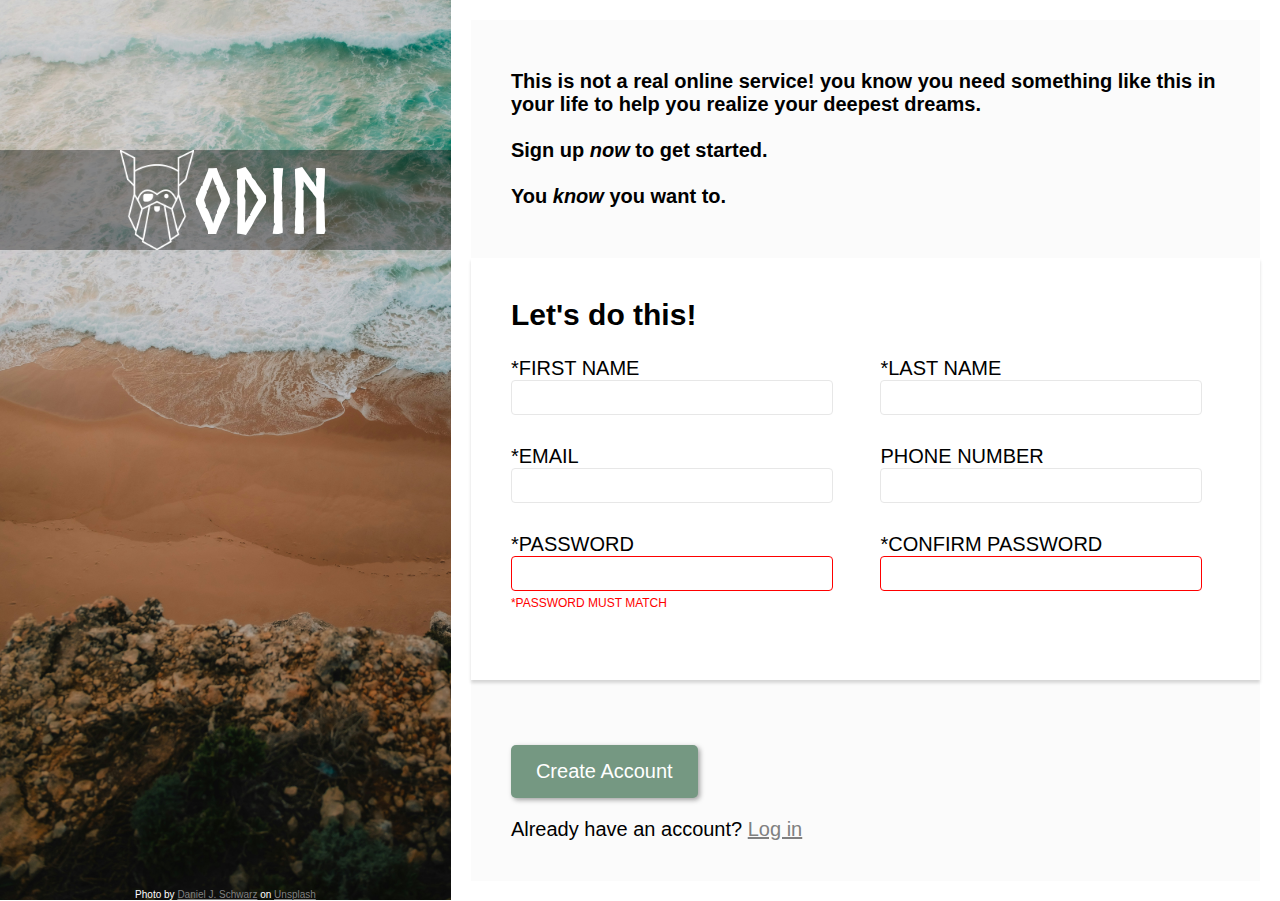
<file: index.html>
<!DOCTYPE html>
<html lang="en">

<head>
    <meta charset="UTF-8">
    <meta name="viewport" content="width=device-width, initial-scale=1.0">
    <title>Sign up form</title>

    <link rel="stylesheet" href="css/style.css">
    <script src='script.js' defer></script>
</head>

<body>
    <div class="large-container">
        <div class="left-container">
            <div class="banner-container">
                <img src="img/odin-lined.png" alt="Odin Project Logo" height="100px">
                <div class="norse">Odin</div>

            </div>

            <div class="credit">Photo by <a
                    href="https://unsplash.com/@danieljschwarz?utm_content=creditCopyText&utm_medium=referral&utm_source=unsplash">Daniel
                    J. Schwarz</a> on <a
                    href="https://unsplash.com/photos/a-sandy-beach-with-waves-coming-in-to-shore-LU8l2yiJTx8?utm_content=creditCopyText&utm_medium=referral&utm_source=unsplash">Unsplash</a>
            </div>
        </div>
        <div class="right-container">
            <div id="description">This is not a real online service! you know you need something like this in your life
                to help you realize your deepest dreams.
                <br> <br>
                Sign up <em>now</em> to get started.
                <br> <br>
                You <em>know</em> you want to.
            </div>
            <div class="form_container">
                <h2 id="form_cta">Let's do this!</h2>
                <form action="submit" id="form1">


                    <div class="form-inputs">
                        <div class="form_first_name>
                            <label for=" first_name">*First Name</label>
                            <input type="text" id="first_name" name="first_name" required>
                        </div>
                        <div class="form_last_name">
                            <label for="last_name">*Last Name</label>
                            <input type="text" id="last_name" name="last_name" required>
                        </div>
                        <div class="form_email">
                            <label for="email">*Email</label>
                            <input type="email" id="email" name="email" required>
                        </div>
                        <div class="form_phone">
                            <label for="phone">Phone Number</label>
                            <input type="tel" id="phone" name="phone">
                        </div>
                        <div class="form_password">
                            <label for="password">*Password</label>
                            <input type="password" id="password" name="password" required>
                        </div>
                        <div class="form_password_confirm">
                            <label for="password_confirm">*Confirm Password</label>
                            <input type="password" id="password_confirm" name="password_confirm" required>
                        </div>
                    </div>


                </form>
            </div>
            <div class="action-section">
                <button class="btn" type="submit" form="form1">Create Account</button>
                <div class="login-cta">Already have an account? <a href="url">Log in</a></div>
            </div>



        </div>
    </div>
</body>

</html>
</file>
<file: css/style.css>
@font-face {
    font-family: 'Norse Bold';
    src: url('../fonts/norse-bold-webfont.woff2') format('woff2');
    font-weight: normal;
    font-style: normal;
}

* {
    margin: 0;
    padding: 0;
}

.large-container {
    display: flex;
    flex-direction: row;
}

.left-container {
    display: flex;
    flex-direction: column;
    flex: 40%;
    margin: 0;
    background-image: url("../img/daniel-j-schwarz-LU8l2yiJTx8-unsplash.jpg");
    background-size: cover;
    justify-content: space-between;
    align-items: stretch;
    height: 100vh;
    font-family: -apple-system, BlinkMacSystemFont, 'Segoe UI', Roboto, Oxygen, Ubuntu, Cantarell, 'Open Sans', 'Helvetica Neue', sans-serif;
    font-size: 20px;
}

.banner-container {
    position: relative;
    top: 150px;
    display: flex;
    align-items: center;
    justify-content: center;
    background-color: #0000005d;
    width: 100%;
}


.norse {
    font-family: 'Norse Bold', Arial;
    font-size: 90px;
    color: white;
    margin: 0;
}

.credit {
    margin-top: auto;
    margin-left: auto;
    margin-right: auto;
    font-family: Arial;
    color: white;
    font-size: 10px;
}

.right-container {
    display: flex;
    flex-direction: column;
    flex: 70%;
    background-color: rgb(251, 251, 251);
    gap: 25px;
    font-family: -apple-system, BlinkMacSystemFont, 'Segoe UI', Roboto, Oxygen, Ubuntu, Cantarell, 'Open Sans', 'Helvetica Neue', sans-serif;
    font-size: 20px;
    margin: 20px;

}





.form_container {
    display: flex;
    flex-direction: column;
    flex-wrap: wrap;
    gap: 25px;
    background-color: white;
    box-shadow: rgba(0, 0, 0, 0.15) 0px 3px 3px 0px;
}

form {
    display: flex;
    flex-direction: column;
    flex-wrap: wrap;
    background-color: white;
    gap: 30px;
    padding-bottom: 30px;

}

a:link,
a:visited {
    color: grey;
}

form div {
    text-transform: uppercase;
    flex: 1;
    display: flex;
    flex-direction: column;
}

input {
    border: 1px solid rgb(231, 231, 231);
    border-radius: 4px;
    width: 300px;
    font-size: 1em;
    padding: 5px 10px;
}


button {
    font-family: inherit;
    font-size: inherit;
    margin-right: auto;
    color: white;
    background-color: #759882;
    border: 1px darkgrey;
    padding: 15px 25px;
    border-radius: 5px;
    box-shadow: 2px 2px 5px rgb(160, 160, 160);
}

button:active {
    background: #79a6a0;
}

#description {
    font-weight: 600;
    padding-top: 50px;
    padding-bottom: 25px;

}

.right-container>* {
    padding: 40px;
}

.action-section {
    display: flex;
    flex-direction: column;
    gap: 20px;
}

.error-border {
    border: 1px solid red;
}

.error-message {
    color: red;
    font-size: 12px;
    margin-top: 5px;
}

.form-inputs {
    display: flex;
    flex-direction: row;
    flex-wrap: wrap;
    font-family: inherit;
    font-size: inherit;
    gap: 30px;
}

.login-cta {
    display: block;
    text-transform: none;
}
</file>
